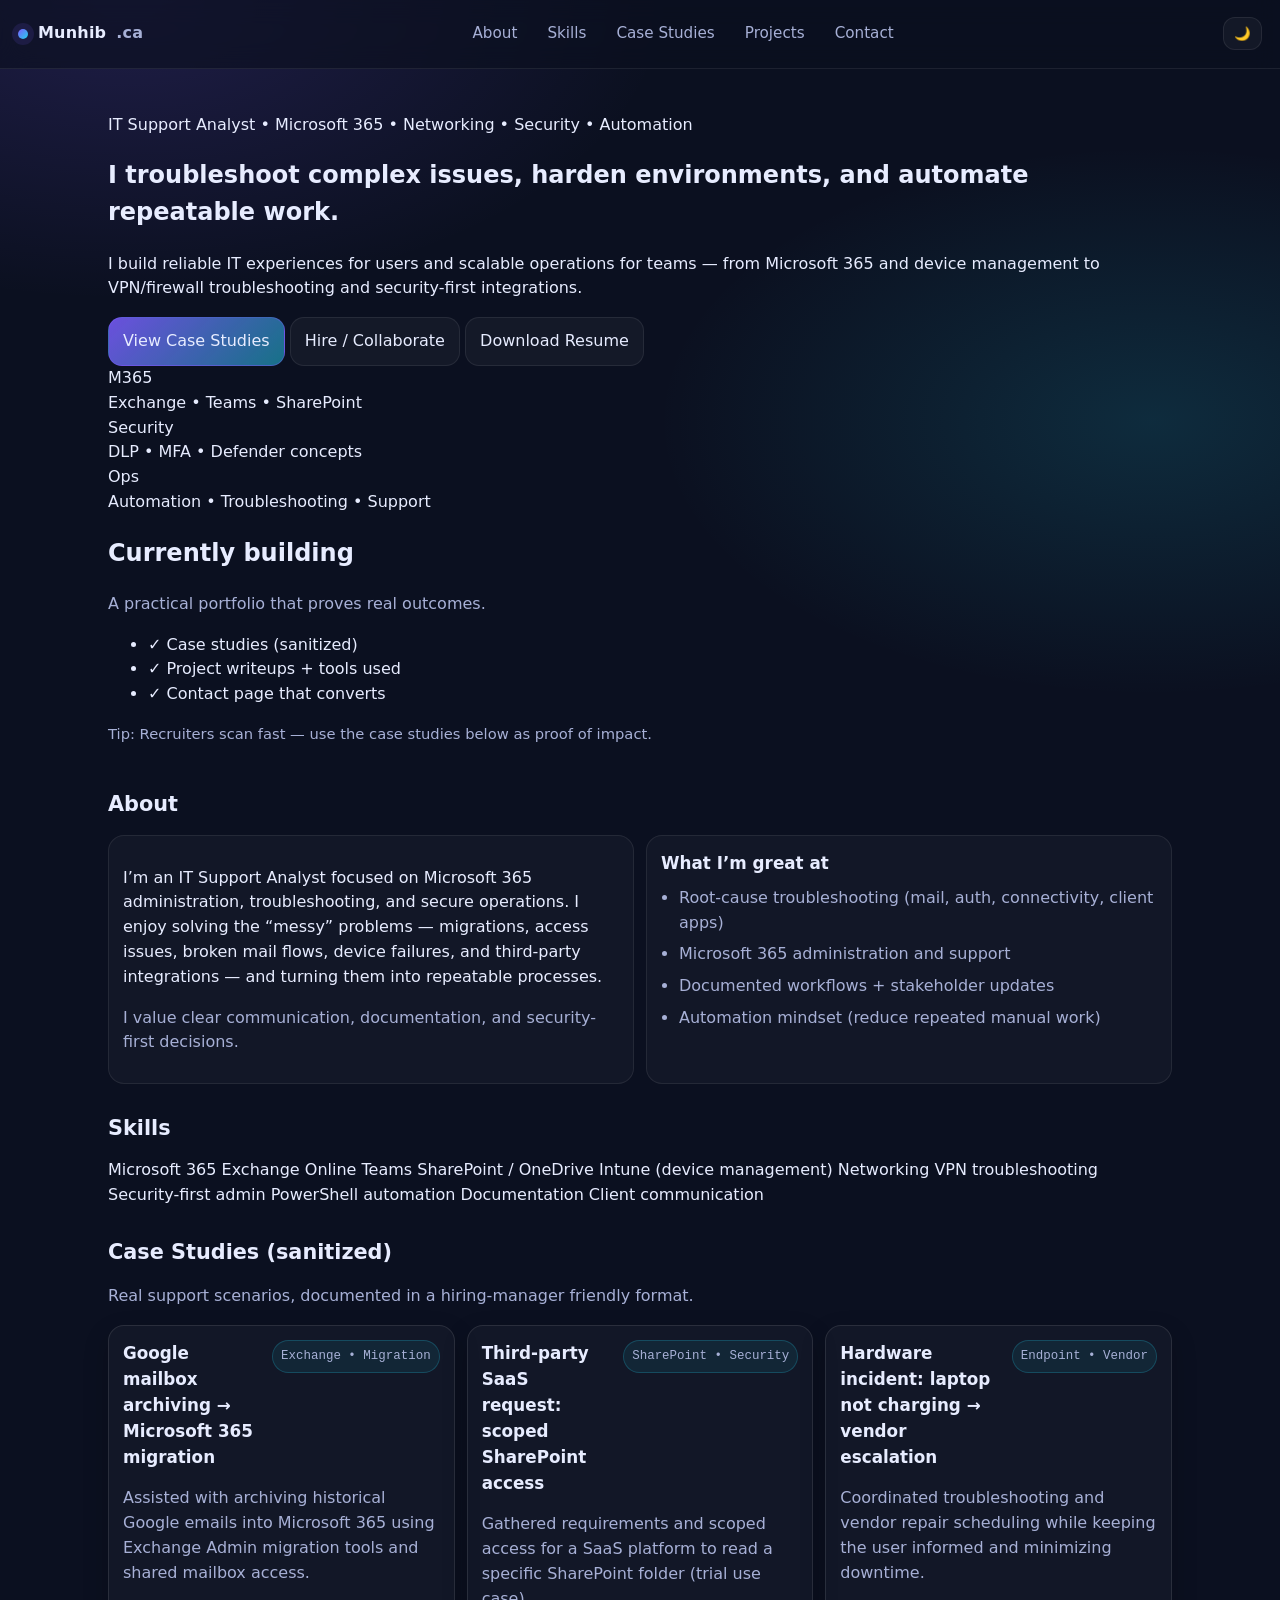
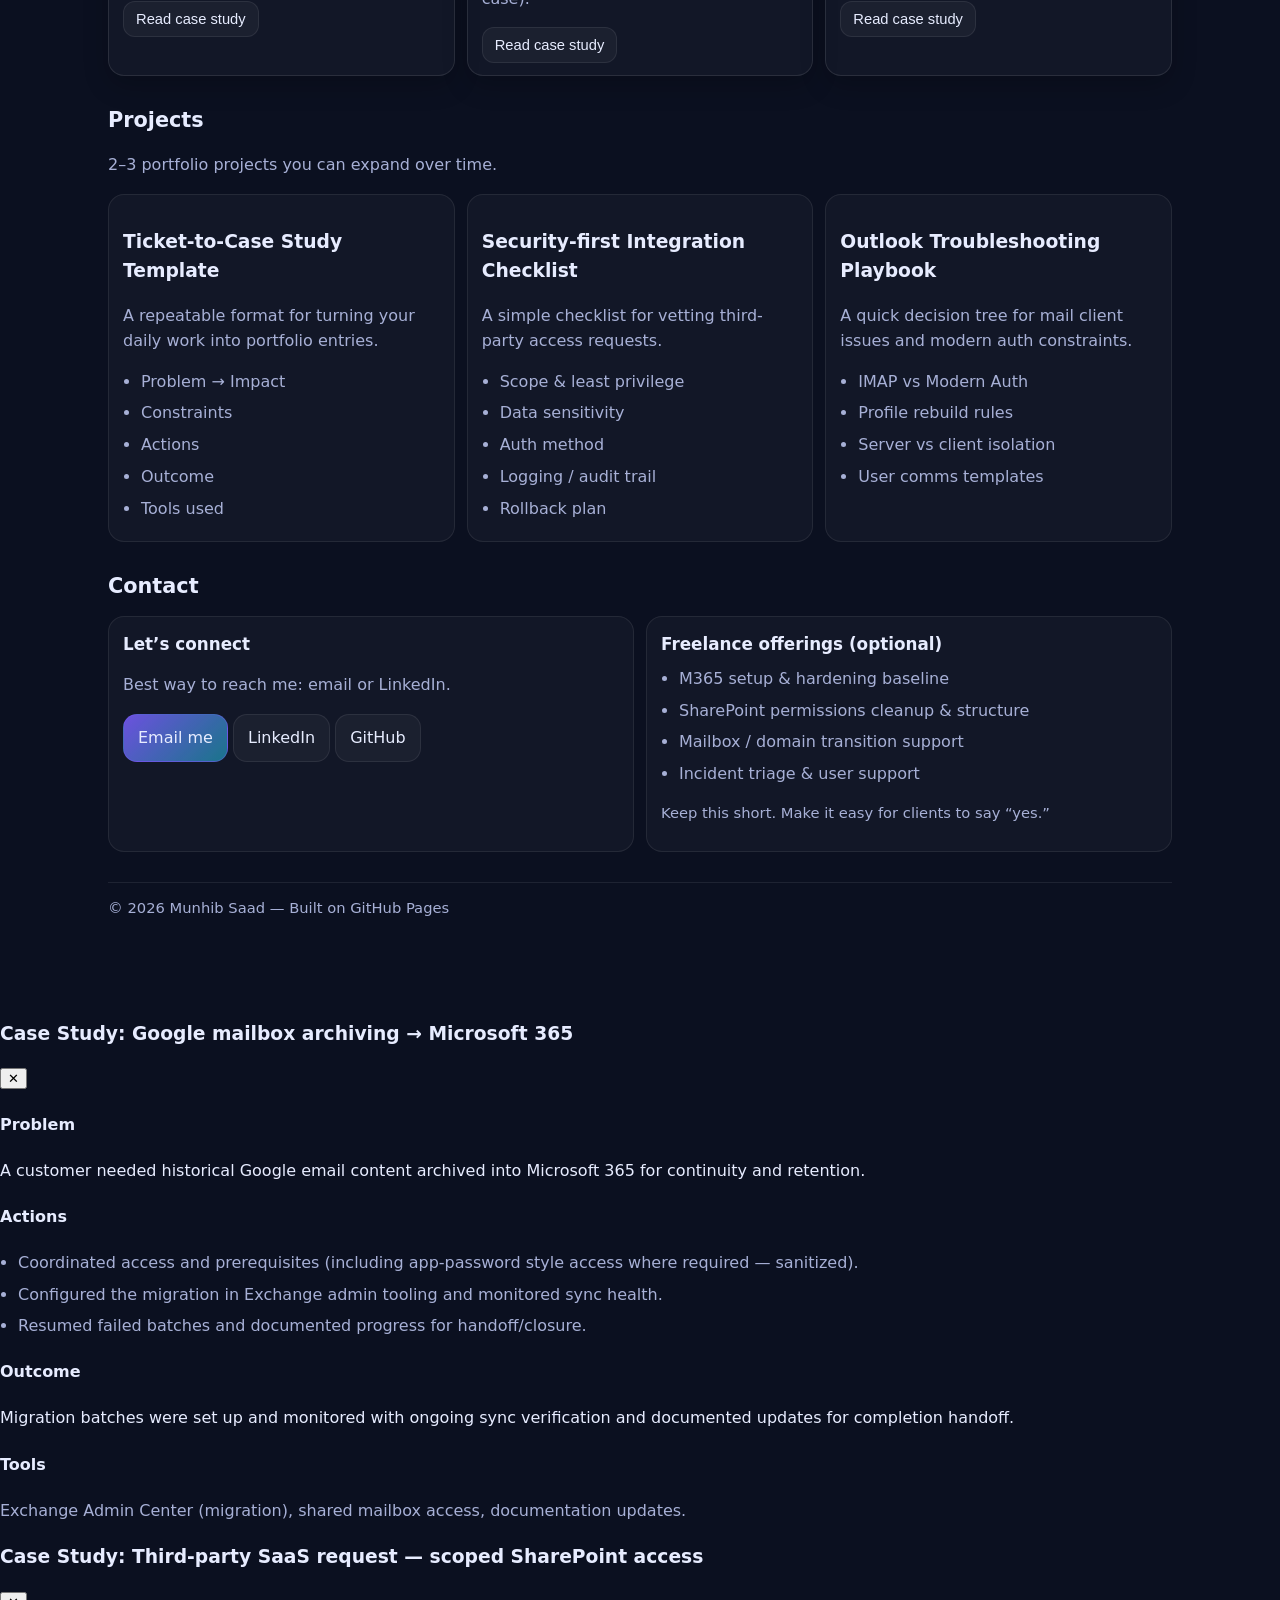
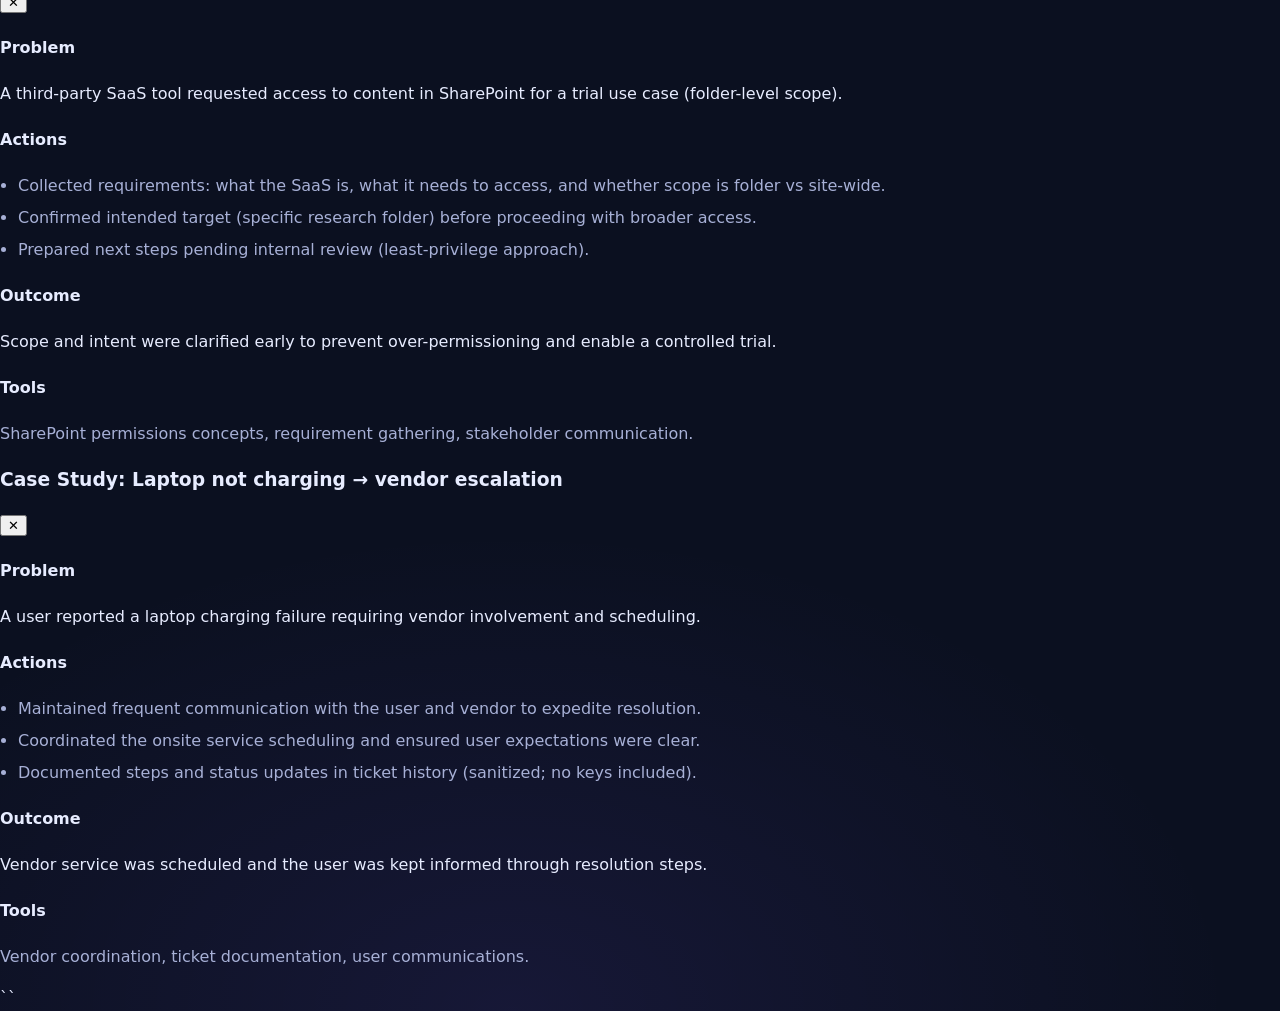
<file: index.html>
<!DOCTYPE html>
<html lang="en">
<head>
  <meta charset="UTF-8" />
  <meta name="viewport" content="width=device-width, initial-scale=1.0" />
  <title>Munhib Saad | IT Support Analyst</title>
  <meta name="description" content="IT Support Analyst specializing in Microsoft 365, networking, security, and automation. Case studies, projects, and contact." />
  <meta name="theme-color" content="#0b1020" />

  <!-- Open Graph (optional but nice) -->
  <meta property="og:title" content="Munhib Saad | IT Support Analyst" />
  <meta property="og:description" content="Microsoft 365 • Networking • Security • Automation — Case Studies & Projects" />
  <meta property="og:type" content="website" />

  <link rel="stylesheet" href="assets/style.css" />

  <!-- Simple JSON-LD for SEO -->
  <script type="application/ld+json">
  {
    "@context": "https://schema.org",
    "@type": "Person",
    "name": "Munhib Saad",
    "jobTitle": "IT Support Analyst",
    "url": "https://munhib.ca",
    "sameAs": [
      "https://www.linkedin.com/in/YOUR-LINKEDIN"
    ]
  }
  </script>
</head>

<body>
  <header class="site-header">
    <a class="logo" href="#top" aria-label="Home">
      <span class="logo-dot"></span> Munhib<span class="muted">.ca</span>
    </a>

    <nav class="nav">
      <a href="#about">About</a>
      <a href="#skills">Skills</a>
      <a href="#case-studies">Case Studies</a>
      <a href="#projects">Projects</a>
      <a href="#contact" class="nav-cta">Contact</a>
    </nav>

    <button class="theme-toggle" id="themeToggle" aria-label="Toggle theme">
      <span id="themeIcon">🌙</span>
    </button>
  </header>

  <main id="top">
    <!-- HERO -->
    <section class="hero">
      <div class="hero-content">
        <p class="pill">IT Support Analyst • Microsoft 365 • Networking • Security • Automation</p>
        <h1>
          I troubleshoot complex issues, harden environments, and automate repeatable work.
        </h1>
        <p class="subtitle">
          I build reliable IT experiences for users and scalable operations for teams — from Microsoft 365 and device management
          to VPN/firewall troubleshooting and security-first integrations.
        </p>

        <div class="hero-actions">
          <a class="btn primary" href="#case-studies">View Case Studies</a>
          <a class="btn" href="#contact">Hire / Collaborate</a>
          <a class="btn ghost" href="assets/Munhib_Saad_Resume.pdf" target="_blank" rel="noopener">Download Resume</a>
        </div>

        <div class="hero-metrics">
          <div class="metric">
            <div class="metric-value">M365</div>
            <div class="metric-label">Exchange • Teams • SharePoint</div>
          </div>
          <div class="metric">
            <div class="metric-value">Security</div>
            <div class="metric-label">DLP • MFA • Defender concepts</div>
          </div>
          <div class="metric">
            <div class="metric-value">Ops</div>
            <div class="metric-label">Automation • Troubleshooting • Support</div>
          </div>
        </div>
      </div>

      <div class="hero-card">
        <div class="card-header">
          <h2>Currently building</h2>
          <p class="muted">A practical portfolio that proves real outcomes.</p>
        </div>
        <ul class="checklist">
          <li><span class="check">✓</span> Case studies (sanitized)</li>
          <li><span class="check">✓</span> Project writeups + tools used</li>
          <li><span class="check">✓</span> Contact page that converts</li>
        </ul>
        <div class="divider"></div>
        <p class="muted small">
          Tip: Recruiters scan fast — use the case studies below as proof of impact.
        </p>
      </div>
    </section>

    <!-- ABOUT -->
    <section class="section" id="about">
      <h2>About</h2>
      <div class="grid two">
        <div class="panel">
          <p>
            I’m an IT Support Analyst focused on Microsoft 365 administration, troubleshooting, and secure operations.
            I enjoy solving the “messy” problems — migrations, access issues, broken mail flows, device failures, and
            third-party integrations — and turning them into repeatable processes.
          </p>
          <p class="muted">
            I value clear communication, documentation, and security-first decisions.
          </p>
        </div>

        <div class="panel">
          <h3 class="panel-title">What I’m great at</h3>
          <ul class="bullets">
            <li>Root-cause troubleshooting (mail, auth, connectivity, client apps)</li>
            <li>Microsoft 365 administration and support</li>
            <li>Documented workflows + stakeholder updates</li>
            <li>Automation mindset (reduce repeated manual work)</li>
          </ul>
        </div>
      </div>
    </section>

    <!-- SKILLS -->
    <section class="section" id="skills">
      <h2>Skills</h2>
      <div class="chips">
        <span class="chip">Microsoft 365</span>
        <span class="chip">Exchange Online</span>
        <span class="chip">Teams</span>
        <span class="chip">SharePoint / OneDrive</span>
        <span class="chip">Intune (device management)</span>
        <span class="chip">Networking</span>
        <span class="chip">VPN troubleshooting</span>
        <span class="chip">Security-first admin</span>
        <span class="chip">PowerShell automation</span>
        <span class="chip">Documentation</span>
        <span class="chip">Client communication</span>
      </div>
    </section>

    <!-- CASE STUDIES -->
    <section class="section" id="case-studies">
      <div class="section-head">
        <h2>Case Studies (sanitized)</h2>
        <p class="muted">Real support scenarios, documented in a hiring‑manager friendly format.</p>
      </div>

      <div class="cards">
        <article class="card">
          <div class="card-top">
            <h3>Google mailbox archiving → Microsoft 365 migration</h3>
            <span class="tag">Exchange • Migration</span>
          </div>
          <p class="muted">
            Assisted with archiving historical Google emails into Microsoft 365 using Exchange Admin migration tools and shared mailbox access.
          </p>
          <button class="btn small" data-modal="cs1">Read case study</button>
        </article>

        <article class="card">
          <div class="card-top">
            <h3>Third‑party SaaS request: scoped SharePoint access</h3>
            <span class="tag">SharePoint • Security</span>
          </div>
          <p class="muted">
            Gathered requirements and scoped access for a SaaS platform to read a specific SharePoint folder (trial use case).
          </p>
          <button class="btn small" data-modal="cs2">Read case study</button>
        </article>

        <article class="card">
          <div class="card-top">
            <h3>Hardware incident: laptop not charging → vendor escalation</h3>
            <span class="tag">Endpoint • Vendor</span>
          </div>
          <p class="muted">
            Coordinated troubleshooting and vendor repair scheduling while keeping the user informed and minimizing downtime.
          </p>
          <button class="btn small" data-modal="cs3">Read case study</button>
        </article>
      </div>
    </section>

    <!-- PROJECTS -->
    <section class="section" id="projects">
      <div class="section-head">
        <h2>Projects</h2>
        <p class="muted">2–3 portfolio projects you can expand over time.</p>
      </div>

      <div class="grid three">
        <div class="panel project">
          <h3>Ticket-to-Case Study Template</h3>
          <p class="muted">A repeatable format for turning your daily work into portfolio entries.</p>
          <ul class="bullets">
            <li>Problem → Impact</li>
            <li>Constraints</li>
            <li>Actions</li>
            <li>Outcome</li>
            <li>Tools used</li>
          </ul>
        </div>

        <div class="panel project">
          <h3>Security-first Integration Checklist</h3>
          <p class="muted">A simple checklist for vetting third-party access requests.</p>
          <ul class="bullets">
            <li>Scope & least privilege</li>
            <li>Data sensitivity</li>
            <li>Auth method</li>
            <li>Logging / audit trail</li>
            <li>Rollback plan</li>
          </ul>
        </div>

        <div class="panel project">
          <h3>Outlook Troubleshooting Playbook</h3>
          <p class="muted">A quick decision tree for mail client issues and modern auth constraints.</p>
          <ul class="bullets">
            <li>IMAP vs Modern Auth</li>
            <li>Profile rebuild rules</li>
            <li>Server vs client isolation</li>
            <li>User comms templates</li>
          </ul>
        </div>
      </div>
    </section>

    <!-- CONTACT -->
    <section class="section" id="contact">
      <h2>Contact</h2>
      <div class="grid two">
        <div class="panel">
          <h3 class="panel-title">Let’s connect</h3>
          <p class="muted">
            Best way to reach me: email or LinkedIn.
          </p>
          <div class="contact-buttons">
            <a class="btn primary" href="mailto:YOUR.EMAIL@DOMAIN.COM">Email me</a>
            <a class="btn" href="https://www.linkedin.com/in/YOUR-LINKEDIN" target="_blank" rel="noopener">LinkedIn</a>
            <a class="btn ghost" href="https://github.com/underworld16190" target="_blank" rel="noopener">GitHub</a>
          </div>
        </div>

        <div class="panel">
          <h3 class="panel-title">Freelance offerings (optional)</h3>
          <ul class="bullets">
            <li>M365 setup & hardening baseline</li>
            <li>SharePoint permissions cleanup & structure</li>
            <li>Mailbox / domain transition support</li>
            <li>Incident triage & user support</li>
          </ul>
          <p class="muted small">Keep this short. Make it easy for clients to say “yes.”</p>
        </div>
      </div>
      <footer class="footer">
        <span class="muted small">© <span id="year"></span> Munhib Saad — Built on GitHub Pages</span>
      </footer>
    </section>
  </main>

  <!-- MODALS -->
  <div class="modal" id="cs1" aria-hidden="true">
    <div class="modal-card" role="dialog" aria-modal="true" aria-labelledby="cs1title">
      <div class="modal-head">
        <h3 id="cs1title">Case Study: Google mailbox archiving → Microsoft 365</h3>
        <button class="icon-btn" data-close aria-label="Close">✕</button>
      </div>
      <div class="modal-body">
        <h4>Problem</h4>
        <p>A customer needed historical Google email content archived into Microsoft 365 for continuity and retention.</p>
        <h4>Actions</h4>
        <ul class="bullets">
          <li>Coordinated access and prerequisites (including app-password style access where required — sanitized).</li>
          <li>Configured the migration in Exchange admin tooling and monitored sync health.</li>
          <li>Resumed failed batches and documented progress for handoff/closure.</li>
        </ul>
        <h4>Outcome</h4>
        <p>Migration batches were set up and monitored with ongoing sync verification and documented updates for completion handoff.</p>
        <h4>Tools</h4>
        <p class="muted">Exchange Admin Center (migration), shared mailbox access, documentation updates.</p>
      </div>
    </div>
  </div>

  <div class="modal" id="cs2" aria-hidden="true">
    <div class="modal-card" role="dialog" aria-modal="true" aria-labelledby="cs2title">
      <div class="modal-head">
        <h3 id="cs2title">Case Study: Third-party SaaS request — scoped SharePoint access</h3>
        <button class="icon-btn" data-close aria-label="Close">✕</button>
      </div>
      <div class="modal-body">
        <h4>Problem</h4>
        <p>A third-party SaaS tool requested access to content in SharePoint for a trial use case (folder-level scope).</p>
        <h4>Actions</h4>
        <ul class="bullets">
          <li>Collected requirements: what the SaaS is, what it needs to access, and whether scope is folder vs site-wide.</li>
          <li>Confirmed intended target (specific research folder) before proceeding with broader access.</li>
          <li>Prepared next steps pending internal review (least-privilege approach).</li>
        </ul>
        <h4>Outcome</h4>
        <p>Scope and intent were clarified early to prevent over-permissioning and enable a controlled trial.</p>
        <h4>Tools</h4>
        <p class="muted">SharePoint permissions concepts, requirement gathering, stakeholder communication.</p>
      </div>
    </div>
  </div>

  <div class="modal" id="cs3" aria-hidden="true">
    <div class="modal-card" role="dialog" aria-modal="true" aria-labelledby="cs3title">
      <div class="modal-head">
        <h3 id="cs3title">Case Study: Laptop not charging → vendor escalation</h3>
        <button class="icon-btn" data-close aria-label="Close">✕</button>
      </div>
      <div class="modal-body">
        <h4>Problem</h4>
        <p>A user reported a laptop charging failure requiring vendor involvement and scheduling.</p>
        <h4>Actions</h4>
        <ul class="bullets">
          <li>Maintained frequent communication with the user and vendor to expedite resolution.</li>
          <li>Coordinated the onsite service scheduling and ensured user expectations were clear.</li>
          <li>Documented steps and status updates in ticket history (sanitized; no keys included).</li>
        </ul>
        <h4>Outcome</h4>
        <p>Vendor service was scheduled and the user was kept informed through resolution steps.</p>
        <h4>Tools</h4>
        <p class="muted">Vendor coordination, ticket documentation, user communications.</p>
      </div>
    </div>
  </div>

  <script src="assets/script.js"></script>
</body>
</html>
``
</file>
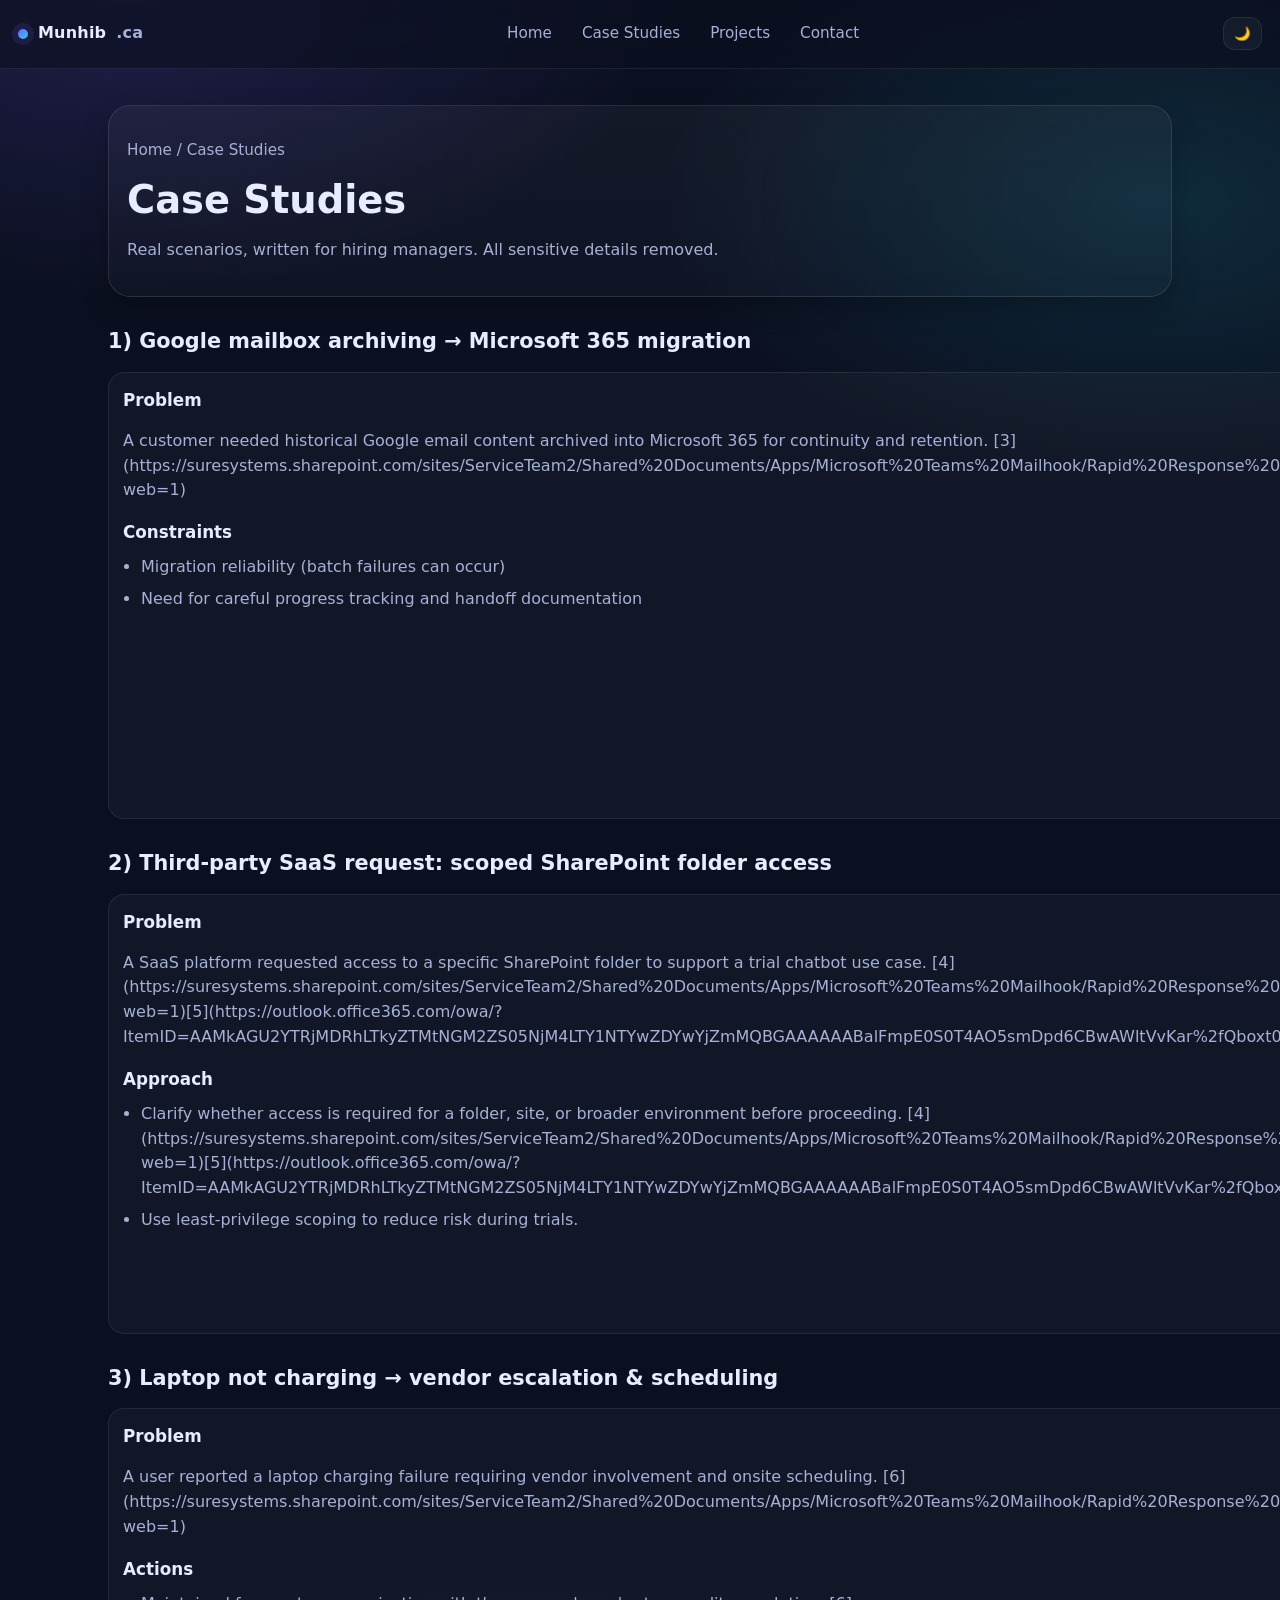
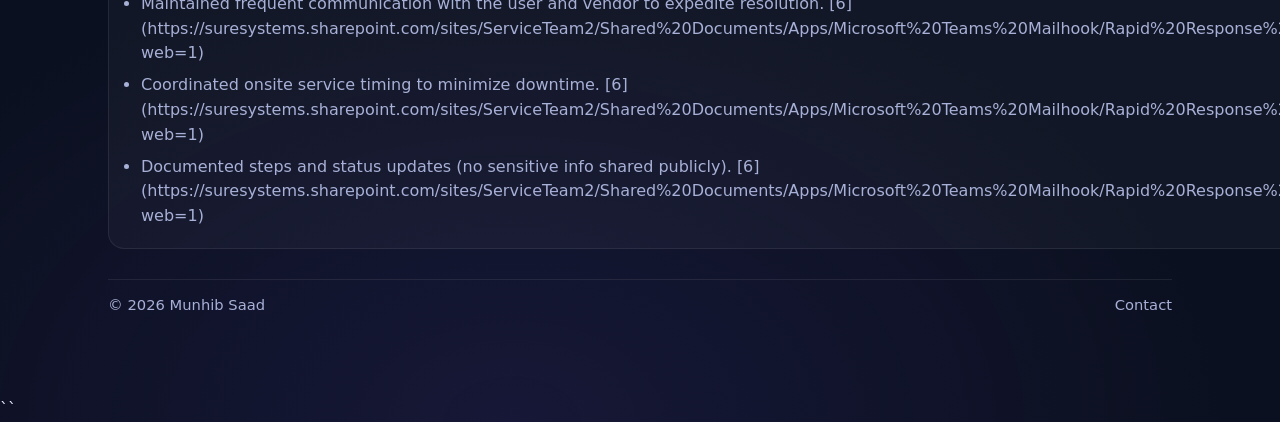
<file: case-studies/index.html>
<!DOCTYPE html>
<html lang="en">
<head>
  <meta charset="UTF-8" />
  <meta name="viewport" content="width=device-width, initial-scale=1.0" />
  <title>Case Studies | Munhib Saad</title>
  <link rel="stylesheet" href="/assets/style.css" />
</head>
<body>
  <header class="site-header">
    <a class="logo" href="/"><span class="logo-dot"></span> Munhib<span class="muted">.ca</span></a>
    <nav class="nav">
      <a href="/">Home</a>
      <a href="/case-studies/">Case Studies</a>
      <a href="/projects/">Projects</a>
      <a href="/contact/">Contact</a>
    </nav>
    <button class="theme-toggle" aria-label="Theme (dark)">🌙</button>
  </header>

  <main>
    <section class="page-head">
      <p class="breadcrumb"><a href="/">Home</a> / Case Studies</p>
      <h1>Case Studies</h1>
      <p class="muted">Real scenarios, written for hiring managers. All sensitive details removed.</p>
    </section>

    <section class="section" id="cs-migration">
      <h2>1) Google mailbox archiving → Microsoft 365 migration</h2>
      <div class="grid two">
        <div class="panel">
          <h3 class="panel-title">Problem</h3>
          <p class="muted">A customer needed historical Google email content archived into Microsoft 365 for continuity and retention. [3](https://suresystems.sharepoint.com/sites/ServiceTeam2/Shared%20Documents/Apps/Microsoft%20Teams%20Mailhook/Rapid%20Response%20(Dispatching)/EmailMessages_4_2026/New%20Unassigned%20Ticket%20on%20Escelation%20Board%20Please_2002778223.eml?web=1)</p>

          <h3 class="panel-title" style="margin-top:14px;">Constraints</h3>
          <ul class="bullets">
            <li>Migration reliability (batch failures can occur)</li>
            <li>Need for careful progress tracking and handoff documentation</li>
          </ul>
        </div>

        <div class="panel">
          <h3 class="panel-title">Actions</h3>
          <ul class="bullets">
            <li>Coordinated prerequisites and access (handled securely; credentials not documented publicly). [3](https://suresystems.sharepoint.com/sites/ServiceTeam2/Shared%20Documents/Apps/Microsoft%20Teams%20Mailhook/Rapid%20Response%20(Dispatching)/EmailMessages_4_2026/New%20Unassigned%20Ticket%20on%20Escelation%20Board%20Please_2002778223.eml?web=1)</li>
            <li>Configured migration in Microsoft 365 tooling and monitored sync health. [3](https://suresystems.sharepoint.com/sites/ServiceTeam2/Shared%20Documents/Apps/Microsoft%20Teams%20Mailhook/Rapid%20Response%20(Dispatching)/EmailMessages_4_2026/New%20Unassigned%20Ticket%20on%20Escelation%20Board%20Please_2002778223.eml?web=1)</li>
            <li>Resumed failed batches and documented progress for completion handoff. [3](https://suresystems.sharepoint.com/sites/ServiceTeam2/Shared%20Documents/Apps/Microsoft%20Teams%20Mailhook/Rapid%20Response%20(Dispatching)/EmailMessages_4_2026/New%20Unassigned%20Ticket%20on%20Escelation%20Board%20Please_2002778223.eml?web=1)</li>
          </ul>

          <h3 class="panel-title" style="margin-top:14px;">Outcome</h3>
          <p class="muted">Migration was established and monitored with documented updates for completion and review. [3](https://suresystems.sharepoint.com/sites/ServiceTeam2/Shared%20Documents/Apps/Microsoft%20Teams%20Mailhook/Rapid%20Response%20(Dispatching)/EmailMessages_4_2026/New%20Unassigned%20Ticket%20on%20Escelation%20Board%20Please_2002778223.eml?web=1)</p>
        </div>
      </div>
    </section>

    <section class="section" id="cs-sharepoint">
      <h2>2) Third‑party SaaS request: scoped SharePoint folder access</h2>
      <div class="grid two">
        <div class="panel">
          <h3 class="panel-title">Problem</h3>
          <p class="muted">A SaaS platform requested access to a specific SharePoint folder to support a trial chatbot use case. [4](https://suresystems.sharepoint.com/sites/ServiceTeam2/Shared%20Documents/Apps/Microsoft%20Teams%20Mailhook/Rapid%20Response%20(Dispatching)/EmailMessages_8_2025/New%20Unassigned%20Ticket%20on%20Escelation%20Board%20Please%20_1313215065.eml?web=1)[5](https://outlook.office365.com/owa/?ItemID=AAMkAGU2YTRjMDRhLTkyZTMtNGM2ZS05NjM4LTY1NTYwZDYwYjZmMQBGAAAAAABalFmpE0S0T4AO5smDpd6CBwAWltVvKar%2fQboxt0HzV183AAAAAAEMAAAWltVvKar%2fQboxt0HzV183AAAlm0c2AAA%3d&exvsurl=1&viewmodel=ReadMessageItem)</p>

          <h3 class="panel-title" style="margin-top:14px;">Approach</h3>
          <ul class="bullets">
            <li>Clarify whether access is required for a folder, site, or broader environment before proceeding. [4](https://suresystems.sharepoint.com/sites/ServiceTeam2/Shared%20Documents/Apps/Microsoft%20Teams%20Mailhook/Rapid%20Response%20(Dispatching)/EmailMessages_8_2025/New%20Unassigned%20Ticket%20on%20Escelation%20Board%20Please%20_1313215065.eml?web=1)[5](https://outlook.office365.com/owa/?ItemID=AAMkAGU2YTRjMDRhLTkyZTMtNGM2ZS05NjM4LTY1NTYwZDYwYjZmMQBGAAAAAABalFmpE0S0T4AO5smDpd6CBwAWltVvKar%2fQboxt0HzV183AAAAAAEMAAAWltVvKar%2fQboxt0HzV183AAAlm0c2AAA%3d&exvsurl=1&viewmodel=ReadMessageItem)</li>
            <li>Use least-privilege scoping to reduce risk during trials.</li>
          </ul>
        </div>

        <div class="panel">
          <h3 class="panel-title">Actions</h3>
          <ul class="bullets">
            <li>Collected requirements about the tool and exact target folder scope. [4](https://suresystems.sharepoint.com/sites/ServiceTeam2/Shared%20Documents/Apps/Microsoft%20Teams%20Mailhook/Rapid%20Response%20(Dispatching)/EmailMessages_8_2025/New%20Unassigned%20Ticket%20on%20Escelation%20Board%20Please%20_1313215065.eml?web=1)[5](https://outlook.office365.com/owa/?ItemID=AAMkAGU2YTRjMDRhLTkyZTMtNGM2ZS05NjM4LTY1NTYwZDYwYjZmMQBGAAAAAABalFmpE0S0T4AO5smDpd6CBwAWltVvKar%2fQboxt0HzV183AAAAAAEMAAAWltVvKar%2fQboxt0HzV183AAAlm0c2AAA%3d&exvsurl=1&viewmodel=ReadMessageItem)</li>
            <li>Prepared next steps pending internal review after scope confirmation. [4](https://suresystems.sharepoint.com/sites/ServiceTeam2/Shared%20Documents/Apps/Microsoft%20Teams%20Mailhook/Rapid%20Response%20(Dispatching)/EmailMessages_8_2025/New%20Unassigned%20Ticket%20on%20Escelation%20Board%20Please%20_1313215065.eml?web=1)[5](https://outlook.office365.com/owa/?ItemID=AAMkAGU2YTRjMDRhLTkyZTMtNGM2ZS05NjM4LTY1NTYwZDYwYjZmMQBGAAAAAABalFmpE0S0T4AO5smDpd6CBwAWltVvKar%2fQboxt0HzV183AAAAAAEMAAAWltVvKar%2fQboxt0HzV183AAAlm0c2AAA%3d&exvsurl=1&viewmodel=ReadMessageItem)</li>
          </ul>

          <h3 class="panel-title" style="margin-top:14px;">Outcome</h3>
          <p class="muted">Scope was clarified early to avoid over-permissioning and enable a controlled pilot. [4](https://suresystems.sharepoint.com/sites/ServiceTeam2/Shared%20Documents/Apps/Microsoft%20Teams%20Mailhook/Rapid%20Response%20(Dispatching)/EmailMessages_8_2025/New%20Unassigned%20Ticket%20on%20Escelation%20Board%20Please%20_1313215065.eml?web=1)[5](https://outlook.office365.com/owa/?ItemID=AAMkAGU2YTRjMDRhLTkyZTMtNGM2ZS05NjM4LTY1NTYwZDYwYjZmMQBGAAAAAABalFmpE0S0T4AO5smDpd6CBwAWltVvKar%2fQboxt0HzV183AAAAAAEMAAAWltVvKar%2fQboxt0HzV183AAAlm0c2AAA%3d&exvsurl=1&viewmodel=ReadMessageItem)</p>
        </div>
      </div>
    </section>

    <section class="section" id="cs-hardware">
      <h2>3) Laptop not charging → vendor escalation & scheduling</h2>
      <div class="grid two">
        <div class="panel">
          <h3 class="panel-title">Problem</h3>
          <p class="muted">A user reported a laptop charging failure requiring vendor involvement and onsite scheduling. [6](https://suresystems.sharepoint.com/sites/ServiceTeam2/Shared%20Documents/Apps/Microsoft%20Teams%20Mailhook/Rapid%20Response%20(Dispatching)/EmailMessages_8_2025/New%20Unassigned%20Ticket%20on%20Escelation%20Board%20Please%20_1120209884.eml?web=1)</p>

          <h3 class="panel-title" style="margin-top:14px;">Actions</h3>
          <ul class="bullets">
            <li>Maintained frequent communication with the user and vendor to expedite resolution. [6](https://suresystems.sharepoint.com/sites/ServiceTeam2/Shared%20Documents/Apps/Microsoft%20Teams%20Mailhook/Rapid%20Response%20(Dispatching)/EmailMessages_8_2025/New%20Unassigned%20Ticket%20on%20Escelation%20Board%20Please%20_1120209884.eml?web=1)</li>
            <li>Coordinated onsite service timing to minimize downtime. [6](https://suresystems.sharepoint.com/sites/ServiceTeam2/Shared%20Documents/Apps/Microsoft%20Teams%20Mailhook/Rapid%20Response%20(Dispatching)/EmailMessages_8_2025/New%20Unassigned%20Ticket%20on%20Escelation%20Board%20Please%20_1120209884.eml?web=1)</li>
            <li>Documented steps and status updates (no sensitive info shared publicly). [6](https://suresystems.sharepoint.com/sites/ServiceTeam2/Shared%20Documents/Apps/Microsoft%20Teams%20Mailhook/Rapid%20Response%20(Dispatching)/EmailMessages_8_2025/New%20Unassigned%20Ticket%20on%20Escelation%20Board%20Please%20_1120209884.eml?web=1)</li>
          </ul>
        </div>

        <div class="panel">
          <h3 class="panel-title">Outcome</h3>
          <p class="muted">Vendor service was scheduled and the user stayed informed throughout the process. [6](https://suresystems.sharepoint.com/sites/ServiceTeam2/Shared%20Documents/Apps/Microsoft%20Teams%20Mailhook/Rapid%20Response%20(Dispatching)/EmailMessages_8_2025/New%20Unassigned%20Ticket%20on%20Escelation%20Board%20Please%20_1120209884.eml?web=1)</p>

          <h3 class="panel-title" style="margin-top:14px;">Skills demonstrated</h3>
          <ul class="bullets">
            <li>Incident coordination</li>
            <li>User communications</li>
            <li>Vendor escalation</li>
            <li>Documentation discipline</li>
          </ul>
        </div>
      </div>
    </section>

    <section class="footer">
      <span class="muted small">© <span id="year"></span> Munhib Saad</span>
      <span class="muted small"><a href="/contact/">Contact</a></span>
    </section>
  </main>

  <script src="/assets/script.js"></script>
</body>
</html>
``
</file>
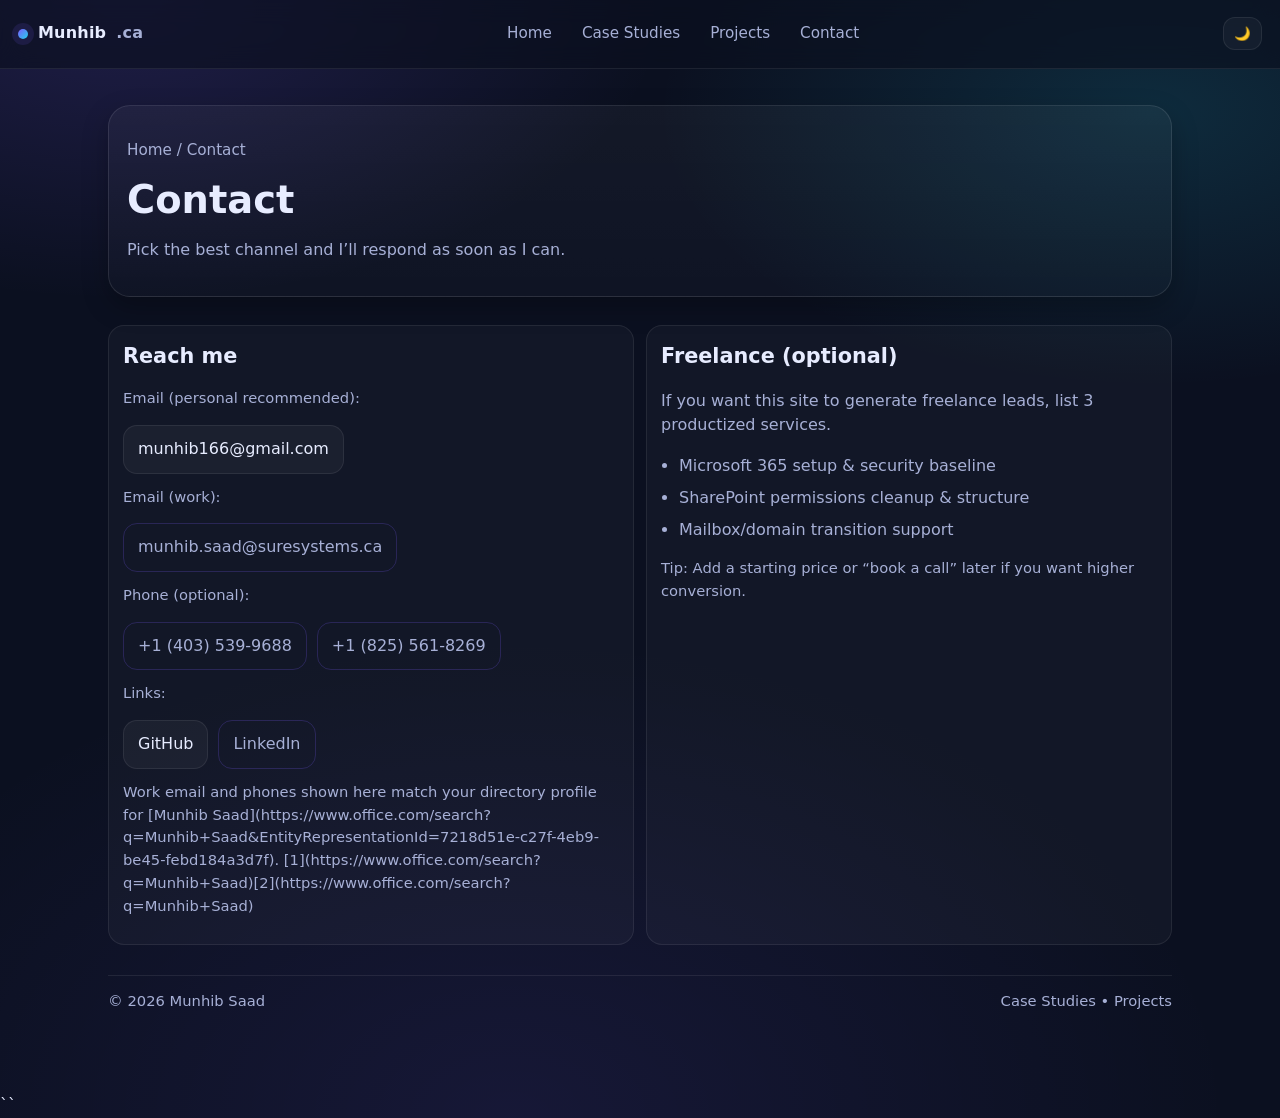
<file: contact/index.html>
<!DOCTYPE html>
<html lang="en">
<head>
  <meta charset="UTF-8" />
  <meta name="viewport" content="width=device-width, initial-scale=1.0" />
  <title>Contact | Munhib Saad</title>
  <link rel="stylesheet" href="/assets/style.css" />
</head>
<body>
  <header class="site-header">
    <a class="logo" href="/"><span class="logo-dot"></span> Munhib<span class="muted">.ca</span></a>
    <nav class="nav">
      <a href="/">Home</a>
      <a href="/case-studies/">Case Studies</a>
      <a href="/projects/">Projects</a>
      <a href="/contact/">Contact</a>
    </nav>
    <button class="theme-toggle" aria-label="Theme (dark)">🌙</button>
  </header>

  <main>
    <section class="page-head">
      <p class="breadcrumb"><a href="/">Home</a> / Contact</p>
      <h1>Contact</h1>
      <p class="muted">Pick the best channel and I’ll respond as soon as I can.</p>
    </section>

    <section class="section">
      <div class="grid two">
        <div class="panel">
          <h2>Reach me</h2>

          <!-- CONTACT CONFIG: edit these -->
          <p class="muted small">Email (personal recommended):</p>
          <a class="btn" href="mailto:munhib166@gmail.com">munhib166@gmail.com</a>
          <p class="muted small" style="margin-top:12px;">Email (work):</p>
          <a class="btn link" href="mailto:munhib.saad@suresystems.ca">munhib.saad@suresystems.ca</a>

          <p class="muted small" style="margin-top:12px;">Phone (optional):</p>
          <div style="display:flex; gap:10px; flex-wrap:wrap;">
            <a class="btn link" href="tel:+14035399688">+1 (403) 539‑9688</a>
            <a class="btn link" href="tel:+18255618269">+1 (825) 561‑8269</a>
          </div>

          <p class="muted small" style="margin-top:12px;">Links:</p>
          <div style="display:flex; gap:10px; flex-wrap:wrap;">
            <a class="btn" href="https://github.com/underworld16190" target="_blank" rel="noopener">GitHub</a>
            <a class="btn link" href="https://www.linkedin.com/in/YOUR-LINKEDIN" target="_blank" rel="noopener">LinkedIn</a>
          </div>

          <!-- Notes about the above values -->
          <p class="muted small" style="margin-top:12px;">
            Work email and phones shown here match your directory profile for [Munhib Saad](https://www.office.com/search?q=Munhib+Saad&EntityRepresentationId=7218d51e-c27f-4eb9-be45-febd184a3d7f). [1](https://www.office.com/search?q=Munhib+Saad)[2](https://www.office.com/search?q=Munhib+Saad)
          </p>
        </div>

        <div class="panel">
          <h2>Freelance (optional)</h2>
          <p class="muted">If you want this site to generate freelance leads, list 3 productized services.</p>
          <ul class="bullets">
            <li>Microsoft 365 setup & security baseline</li>
            <li>SharePoint permissions cleanup & structure</li>
            <li>Mailbox/domain transition support</li>
          </ul>
          <p class="muted small">Tip: Add a starting price or “book a call” later if you want higher conversion.</p>
        </div>
      </div>
    </section>

    <section class="footer">
      <span class="muted small">© <span id="year"></span> Munhib Saad</span>
      <span class="muted small"><a href="/case-studies/">Case Studies</a> • <a href="/projects/">Projects</a></span>
    </section>
  </main>

  <script src="/assets/script.js"></script>
</body>
</html>
``
</file>
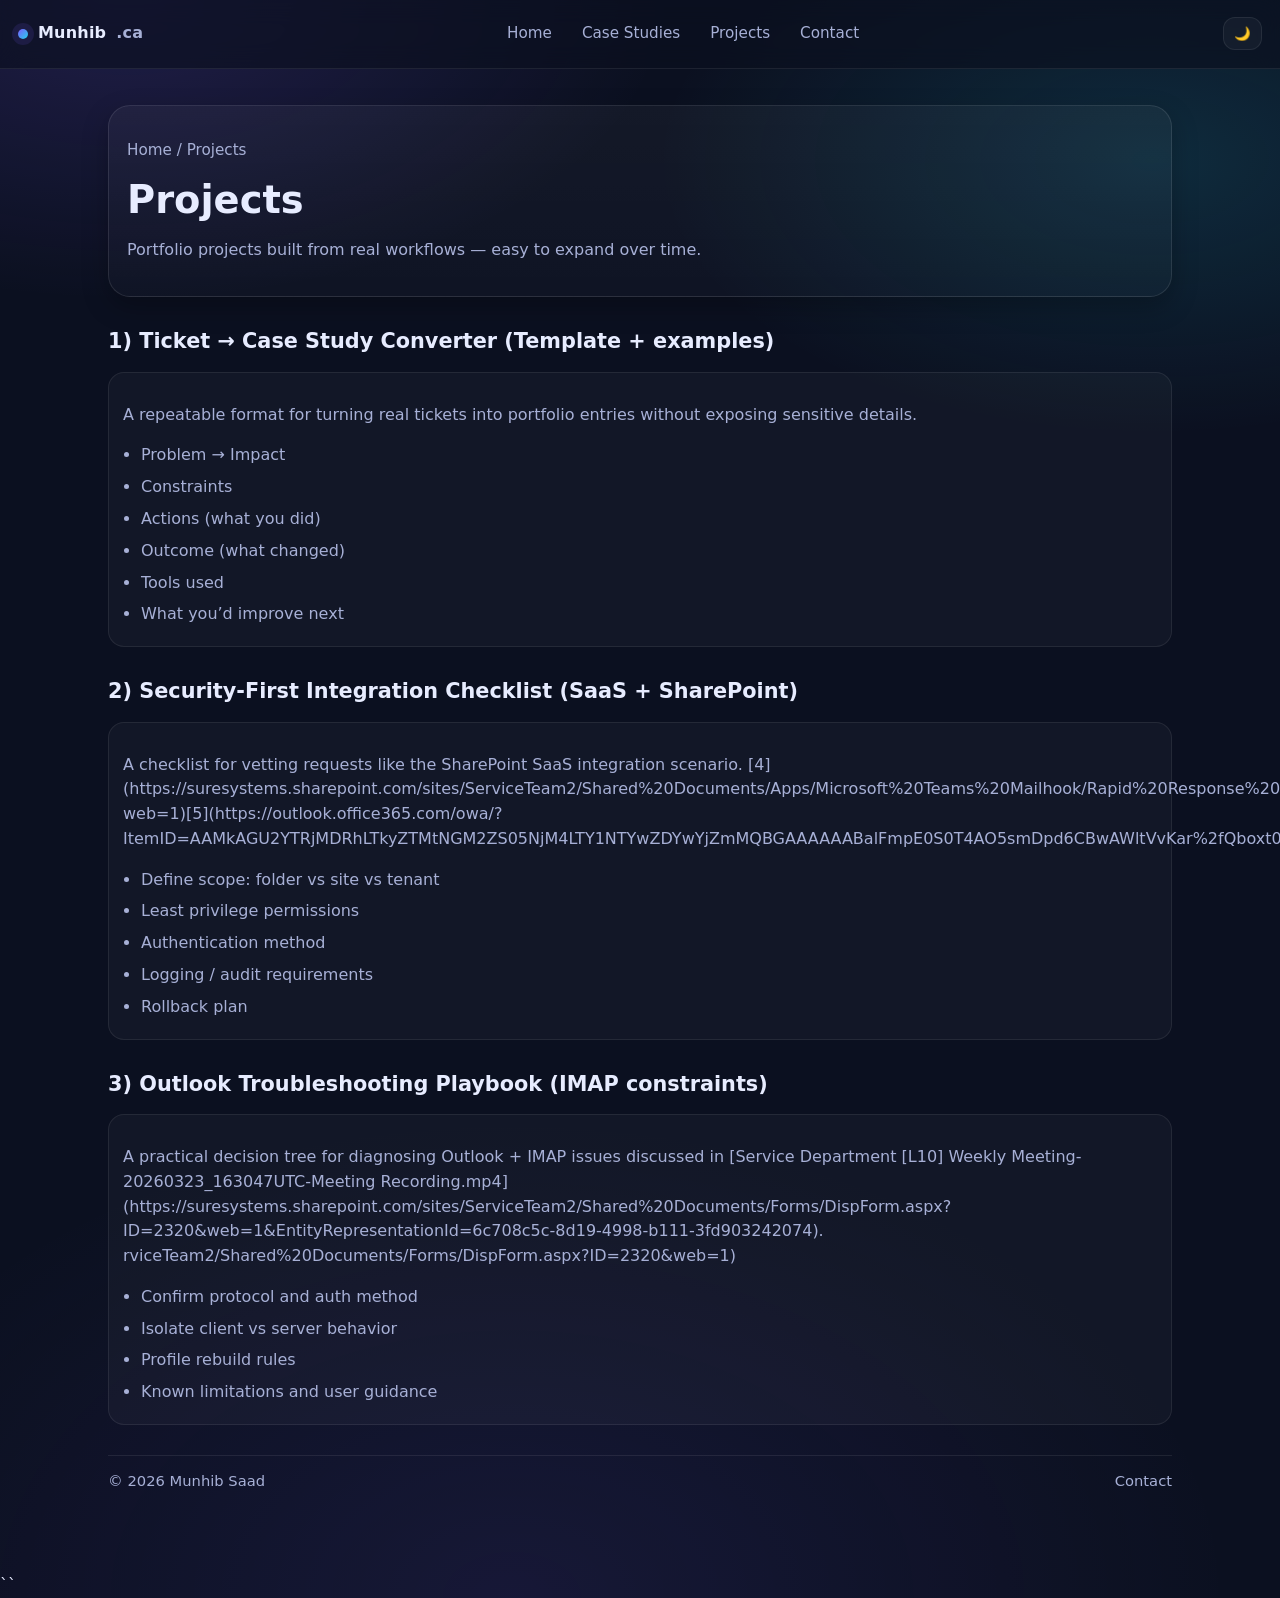
<file: projects/index.html>
<!DOCTYPE html>
<html lang="en">
<head>
  <meta charset="UTF-8" />
  <meta name="viewport" content="width=device-width, initial-scale=1.0" />
  <title>Projects | Munhib Saad</title>
  <link rel="stylesheet" href="/assets/style.css" />
</head>
<body>
  <header class="site-header">
    <a class="logo" href="/"><span class="logo-dot"></span> Munhib<span class="muted">.ca</span></a>
    <nav class="nav">
      <a href="/">Home</a>
      <a href="/case-studies/">Case Studies</a>
      <a href="/projects/">Projects</a>
      <a href="/contact/">Contact</a>
    </nav>
    <button class="theme-toggle" aria-label="Theme (dark)">🌙</button>
  </header>

  <main>
    <section class="page-head">
      <p class="breadcrumb"><a href="/">Home</a> / Projects</p>
      <h1>Projects</h1>
      <p class="muted">Portfolio projects built from real workflows — easy to expand over time.</p>
    </section>

    <section class="section">
      <h2>1) Ticket → Case Study Converter (Template + examples)</h2>
      <div class="panel">
        <p class="muted">
          A repeatable format for turning real tickets into portfolio entries without exposing sensitive details.
        </p>
        <ul class="bullets">
          <li>Problem → Impact</li>
          <li>Constraints</li>
          <li>Actions (what you did)</li>
          <li>Outcome (what changed)</li>
          <li>Tools used</li>
          <li>What you’d improve next</li>
        </ul>
      </div>
    </section>

    <section class="section">
      <h2>2) Security‑First Integration Checklist (SaaS + SharePoint)</h2>
      <div class="panel">
        <p class="muted">A checklist for vetting requests like the SharePoint SaaS integration scenario. [4](https://suresystems.sharepoint.com/sites/ServiceTeam2/Shared%20Documents/Apps/Microsoft%20Teams%20Mailhook/Rapid%20Response%20(Dispatching)/EmailMessages_8_2025/New%20Unassigned%20Ticket%20on%20Escelation%20Board%20Please%20_1313215065.eml?web=1)[5](https://outlook.office365.com/owa/?ItemID=AAMkAGU2YTRjMDRhLTkyZTMtNGM2ZS05NjM4LTY1NTYwZDYwYjZmMQBGAAAAAABalFmpE0S0T4AO5smDpd6CBwAWltVvKar%2fQboxt0HzV183AAAAAAEMAAAWltVvKar%2fQboxt0HzV183AAAlm0c2AAA%3d&exvsurl=1&viewmodel=ReadMessageItem)</p>
        <ul class="bullets">
          <li>Define scope: folder vs site vs tenant</li>
          <li>Least privilege permissions</li>
          <li>Authentication method</li>
          <li>Logging / audit requirements</li>
          <li>Rollback plan</li>
        </ul>
      </div>
    </section>

    <section class="section">
      <h2>3) Outlook Troubleshooting Playbook (IMAP constraints)</h2>
      <div class="panel">
        <p class="muted">A practical decision tree for diagnosing Outlook + IMAP issues discussed in [Service Department [L10] Weekly Meeting-20260323_163047UTC-Meeting Recording.mp4](https://suresystems.sharepoint.com/sites/ServiceTeam2/Shared%20Documents/Forms/DispForm.aspx?ID=2320&web=1&EntityRepresentationId=6c708c5c-8d19-4998-b111-3fd903242074). rviceTeam2/Shared%20Documents/Forms/DispForm.aspx?ID=2320&web=1)</p>
        <ul class="bullets">
          <li>Confirm protocol and auth method</li>
          <li>Isolate client vs server behavior</li>
          <li>Profile rebuild rules</li>
          <li>Known limitations and user guidance</li>
        </ul>
      </div>
    </section>

    <section class="footer">
      <span class="muted small">© <span id="year"></span> Munhib Saad</span>
      <span class="muted small"><a href="/contact/">Contact</a></span>
    </section>
  </main>

  <script src="/assets/script.js"></script>
</body>
</html>
``
</file>
<file: assets/style.css>
:root{
  --bg:#0b1020;
  --panel:#0f1730;
  --text:#e7ecff;
  --muted:#a7b0d6;
  --line:rgba(255,255,255,.08);
  --brand:#7c5cff;
  --brand2:#22d3ee;
  --shadow: 0 14px 40px rgba(0,0,0,.45);
  --radius: 16px;
  --radius2: 22px;
  --max: 1100px;
  --mono: ui-monospace, SFMono-Regular, Menlo, Monaco, Consolas, "Liberation Mono", "Courier New", monospace;
  --sans: ui-sans-serif, system-ui, -apple-system, Segoe UI, Roboto, Arial, "Apple Color Emoji","Segoe UI Emoji";
}

*{box-sizing:border-box}
html,body{margin:0; padding:0}
body{
  font-family: var(--sans);
  background:
    radial-gradient(900px 500px at 10% 0%, rgba(124,92,255,.18), transparent 60%),
    radial-gradient(900px 500px at 90% 10%, rgba(34,211,238,.14), transparent 55%),
    radial-gradient(1200px 800px at 40% 100%, rgba(124,92,255,.10), transparent 60%),
    var(--bg);
  color: var(--text);
  line-height: 1.55;
}

a{color:inherit; text-decoration:none}
a:hover{opacity:.92}

.muted{color:var(--muted)}
.small{font-size:.92rem}

.site-header{
  position: sticky;
  top:0;
  z-index:50;
  display:flex;
  align-items:center;
  justify-content:space-between;
  gap:16px;
  padding:14px 18px;
  border-bottom:1px solid var(--line);
  backdrop-filter: blur(12px);
  background: rgba(11,16,32,.65);
}

.logo{
  display:flex;
  align-items:center;
  gap:10px;
  font-weight:700;
  letter-spacing:.2px;
}
.logo-dot{
  width:10px; height:10px;
  border-radius:999px;
  background: linear-gradient(135deg, var(--brand), var(--brand2));
  box-shadow: 0 0 0 6px rgba(124,92,255,.12);
}
.nav{
  display:flex;
  gap:10px;
  align-items:center;
  font-size:.95rem;
}
.nav a{
  padding:8px 10px;
  border-radius:12px;
  color: var(--muted);
}
.nav a:hover{
  background: rgba(255,255,255,.06);
  color: var(--text);
}
.nav a.active{
  background: rgba(255,255,255,.06);
  color: var(--text);
  border: 1px solid rgba(124,92,255,.22);
}

.theme-toggle{
  border:1px solid var(--line);
  background: rgba(255,255,255,.04);
  color: var(--text);
  padding:8px 10px;
  border-radius:12px;
  cursor:pointer;
}

main{max-width: var(--max); margin: 0 auto; padding: 28px 18px 80px}

.page-head{
  margin-top: 8px;
  padding: 18px;
  border: 1px solid rgba(255,255,255,.10);
  background: linear-gradient(180deg, rgba(255,255,255,.04), rgba(255,255,255,.02));
  border-radius: var(--radius2);
  box-shadow: 0 10px 26px rgba(0,0,0,.25);
}
.page-head h1{margin:0 0 8px; font-size: clamp(1.8rem, 3.2vw, 2.4rem); line-height: 1.15}
.breadcrumb{color: var(--muted); font-size:.95rem}

.section{padding-top: 28px}
.section h2{margin:0 0 14px; font-size:1.3rem}

.grid{display:grid; gap:12px}
.grid.two{grid-template-columns: repeat(2, 1fr)}
.grid.three{grid-template-columns: repeat(3, 1fr)}
@media (max-width: 920px){
  .grid.two,.grid.three{grid-template-columns:1fr}
  .nav{display:none}
}

.panel{
  border:1px solid var(--line);
  background: rgba(255,255,255,.03);
  border-radius: var(--radius);
  padding: 14px 14px 12px;
}
.panel-title{margin:0 0 10px; font-size:1.05rem}
.bullets{margin:10px 0 0; padding-left: 18px; color: var(--muted)}
.bullets li{margin:7px 0}

.cards{
  display:grid;
  grid-template-columns: repeat(3, 1fr);
  gap:12px;
}
@media (max-width: 980px){ .cards{grid-template-columns:1fr} }

.card{
  border:1px solid rgba(255,255,255,.10);
  background: rgba(255,255,255,.03);
  border-radius: var(--radius);
  padding: 14px 14px 12px;
  box-shadow: 0 10px 26px rgba(0,0,0,.20);
}
.card-top{display:flex; align-items:flex-start; justify-content:space-between; gap:10px}
.card h3{margin:0; font-size:1.05rem}
.tag{
  font-family: var(--mono);
  font-size:.78rem;
  padding:6px 8px;
  border-radius: 999px;
  border: 1px solid rgba(34,211,238,.22);
  background: rgba(34,211,238,.08);
  color: var(--muted);
  white-space: nowrap;
}

.btn{
  display:inline-flex;
  align-items:center;
  justify-content:center;
  gap:10px;
  padding:11px 14px;
  border-radius: 14px;
  border: 1px solid var(--line);
  background: rgba(255,255,255,.04);
  color: var(--text);
  cursor:pointer;
  transition: transform .06s ease, background .2s ease, border-color .2s ease;
}
.btn:hover{background: rgba(255,255,255,.06)}
.btn:active{transform: translateY(1px)}
.btn.primary{
  background: linear-gradient(135deg, rgba(124,92,255,.85), rgba(34,211,238,.50));
  border-color: rgba(124,92,255,.35);
}
.btn.small{padding:9px 12px; border-radius: 12px; font-size:.92rem}
.btn.link{background: transparent; border-color: rgba(124,92,255,.22); color: var(--muted)}

.footer{
  margin-top: 30px;
  padding-top: 14px;
  border-top: 1px solid var(--line);
  display:flex;
  justify-content:space-between;
  gap:10px;
  flex-wrap:wrap;
}
</file>
